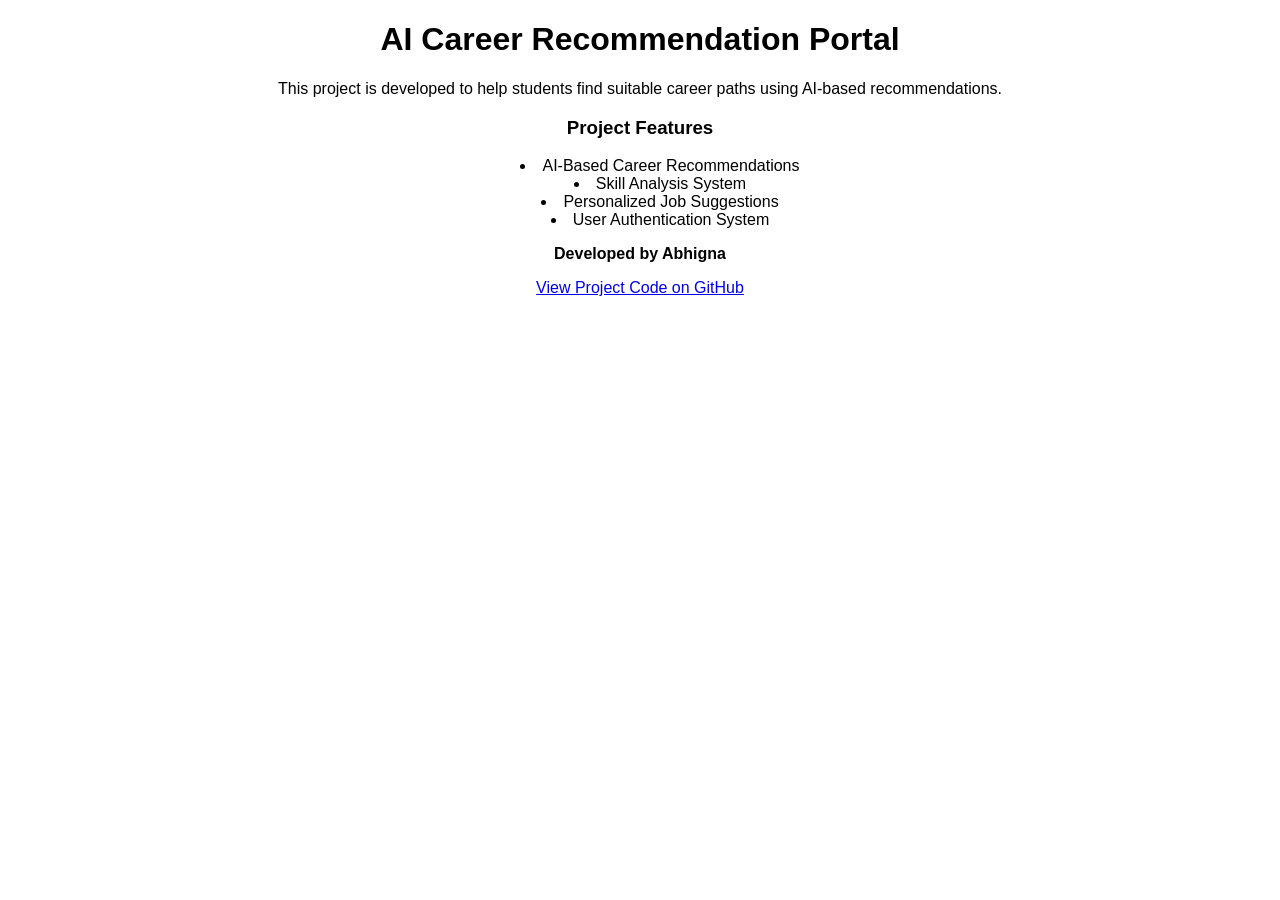
<file: index.html>
<!DOCTYPE html>
<html>
<head>
<title>AI Career Recommendation Portal</title>
</head>

<body style="font-family: Arial; text-align:center;">

<h1>AI Career Recommendation Portal</h1>

<p>This project is developed to help students find suitable career paths using AI-based recommendations.</p>

<h3>Project Features</h3>

<ul style="list-style-position: inside;">
<li>AI-Based Career Recommendations</li>
<li>Skill Analysis System</li>
<li>Personalized Job Suggestions</li>
<li>User Authentication System</li>
</ul>

<p><b>Developed by Abhigna</b></p>

<p>
<a href="https://github.com/Abhigna13/career-portal.git">
View Project Code on GitHub
</a>
</p>

</body>
</html>
</file>
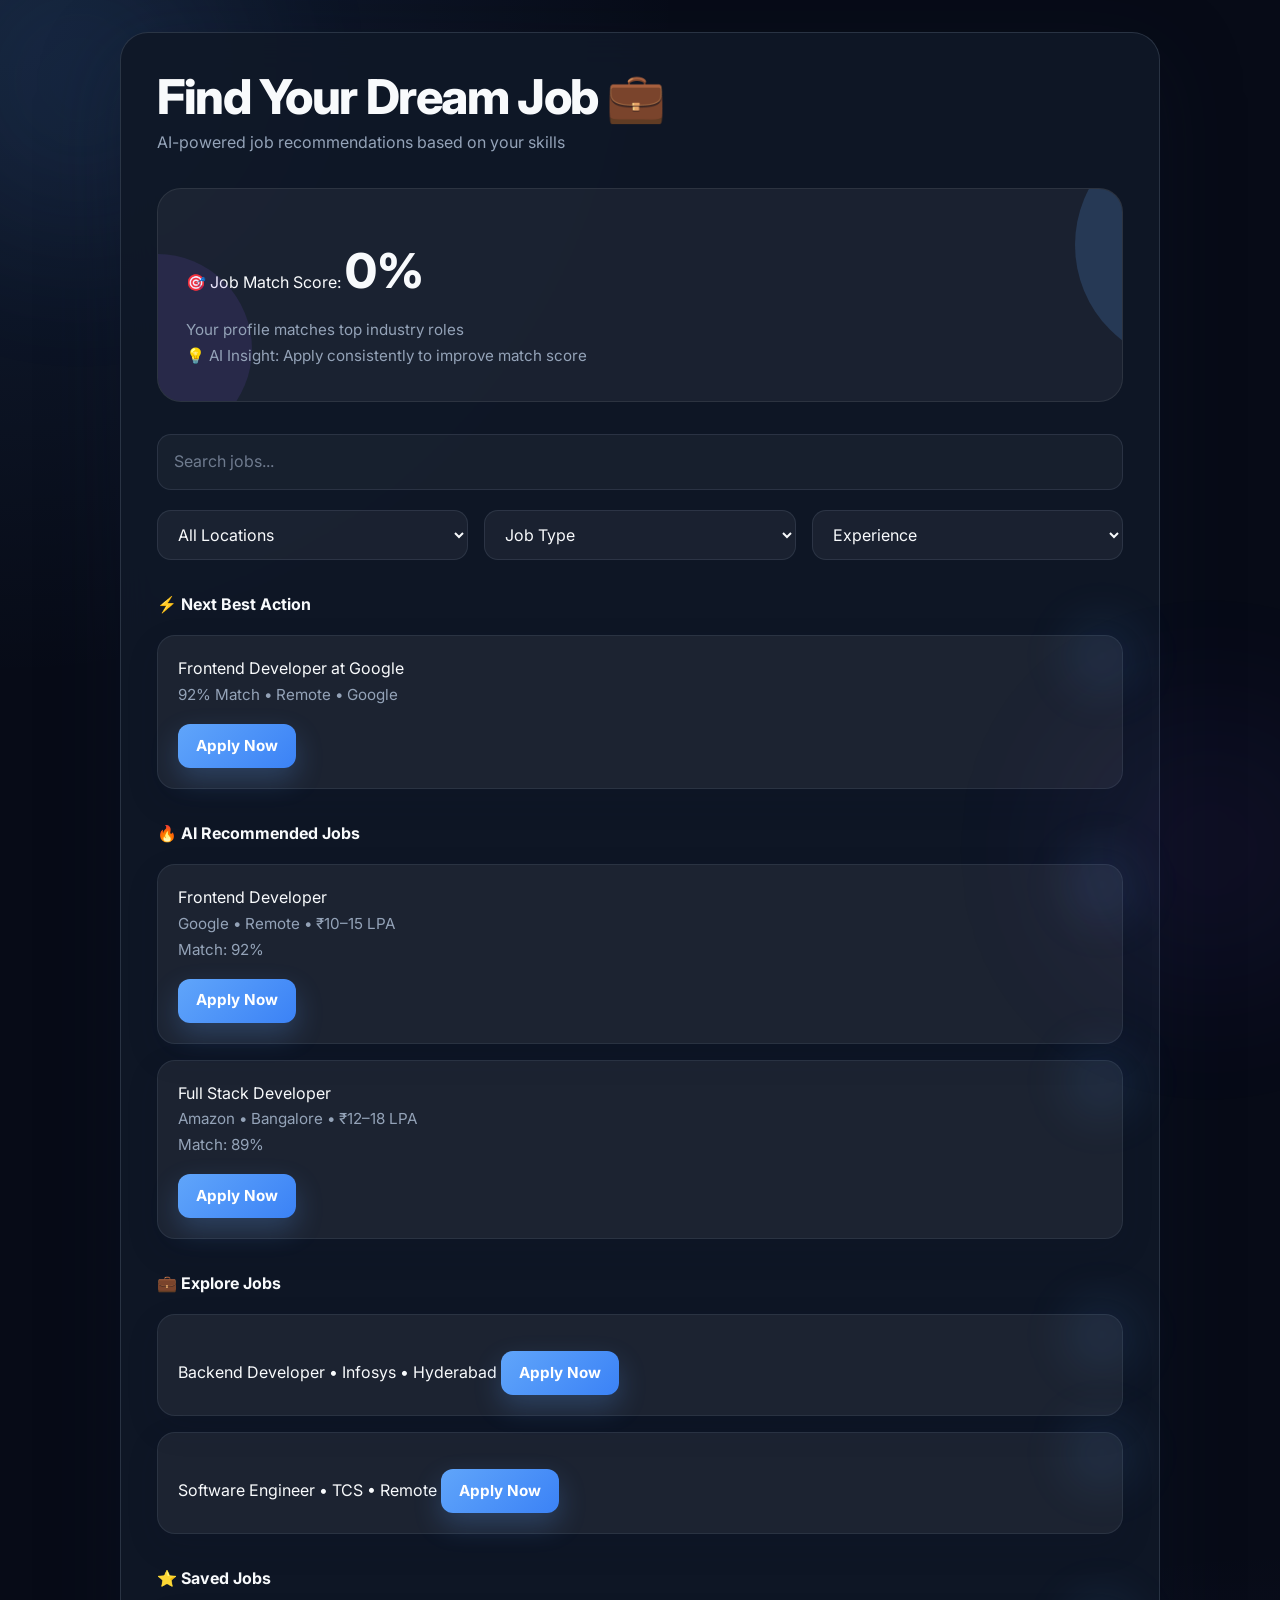
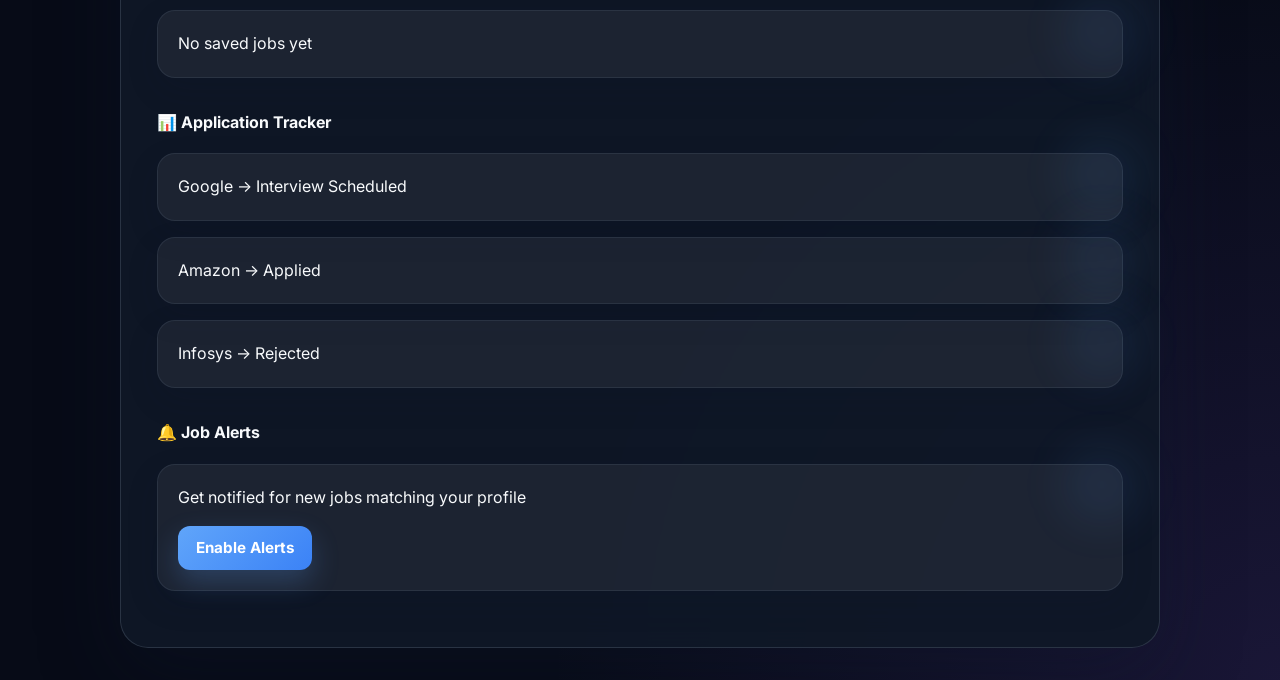
<file: Django_Project_Code/ABHIGNA_14_MAY/career/templates/jobs.html>
<!DOCTYPE html>
<html lang="en">
<head>
<meta charset="UTF-8">
<meta name="viewport" content="width=device-width, initial-scale=1.0">
<title>Jobs Page - AI Career Portal</title>

<style>
@import url('https://fonts.googleapis.com/css2?family=Inter:wght@300;400;500;600;700;800&display=swap');

:root {
    --bg: #070b17;
    --bg-surface: rgba(16, 24, 40, 0.92);
    --surface: rgba(255, 255, 255, 0.06);
    --surface-strong: rgba(255, 255, 255, 0.12);
    --border: rgba(148, 163, 184, 0.2);
    --text: #f8fafc;
    --muted: #94a3b8;
    --primary: #60a5fa;
    --primary-strong: #3b82f6;
    --accent: #8b5cf6;
    --cyan: #06b6d4;
    --shadow: 0 24px 80px rgba(15, 23, 42, 0.35);
}

* {
    margin: 0;
    padding: 0;
    box-sizing: border-box;
}

html, body {
    min-height: 100%;
}

body {
    background: radial-gradient(circle at top left, rgba(96, 165, 250, 0.12), transparent 26%),
                radial-gradient(circle at bottom right, rgba(139, 92, 246, 0.14), transparent 28%),
                var(--bg);
    color: var(--text);
    font-family: 'Inter', -apple-system, BlinkMacSystemFont, 'Segoe UI', sans-serif;
    font-size: 16px;
    line-height: 1.6;
    padding: 32px 20px;
    overflow-x: hidden;
}

body::before,
body::after {
    content: '';
    position: fixed;
    pointer-events: none;
    border-radius: 50%;
    filter: blur(90px);
    opacity: 0.45;
}

body::before {
    width: 320px;
    height: 320px;
    top: -80px;
    left: -80px;
    background: rgba(96, 165, 250, 0.22);
}

body::after {
    width: 260px;
    height: 260px;
    right: -60px;
    bottom: -80px;
    background: rgba(139, 92, 246, 0.2);
}

button,
input,
select {
    font: inherit;
}

.container {
    max-width: 1040px;
    margin: 0 auto;
    padding: 40px 36px;
    background: var(--bg-surface);
    border: 1px solid var(--border);
    border-radius: 28px;
    box-shadow: var(--shadow);
    backdrop-filter: blur(18px);
}

h1 {
    font-size: clamp(2.4rem, 5vw, 3rem);
    line-height: 1.02;
    font-weight: 800;
    letter-spacing: -0.03em;
    margin-bottom: 8px;
}

.subtitle {
    color: var(--muted);
    font-size: 1rem;
    margin-bottom: 32px;
    max-width: 640px;
}

.hero-box {
    position: relative;
    padding: 32px 28px;
    background: rgba(255, 255, 255, 0.05);
    border: 1px solid rgba(255, 255, 255, 0.08);
    border-radius: 24px;
    overflow: hidden;
    margin-bottom: 32px;
}

.hero-box::before {
    content: '';
    position: absolute;
    top: -30%;
    right: -20%;
    width: 240px;
    height: 240px;
    background: rgba(96, 165, 250, 0.18);
    border-radius: 50%;
}

.hero-box::after {
    content: '';
    position: absolute;
    bottom: -20%;
    left: -10%;
    width: 190px;
    height: 190px;
    background: rgba(139, 92, 246, 0.12);
    border-radius: 50%;
}

.hero-box > * {
    position: relative;
    z-index: 1;
}

.highlight {
    display: inline-flex;
    align-items: center;
    font-size: 3rem;
    font-weight: 800;
    color: var(--text);
    margin: 12px 0 8px;
}

.small {
    color: var(--muted);
    font-size: 0.95rem;
    line-height: 1.7;
}

.search {
    width: 100%;
    min-height: 50px;
    padding: 14px 16px;
    border-radius: 14px;
    border: 1px solid rgba(148, 163, 184, 0.15);
    background: rgba(255, 255, 255, 0.04);
    color: var(--text);
    transition: border-color 0.25s ease, box-shadow 0.25s ease, transform 0.25s ease;
    margin-bottom: 20px;
}

.search::placeholder {
    color: rgba(148, 163, 184, 0.7);
}

.search:focus {
    outline: none;
    border-color: rgba(96, 165, 250, 0.5);
    box-shadow: 0 0 0 5px rgba(96, 165, 250, 0.12);
    transform: translateY(-1px);
    background: rgba(255, 255, 255, 0.08);
}

.filter {
    display: grid;
    grid-template-columns: repeat(3, minmax(0, 1fr));
    gap: 16px;
    margin-bottom: 32px;
}

.filter select {
    width: 100%;
    min-height: 50px;
    padding: 0 16px;
    border-radius: 14px;
    border: 1px solid rgba(148, 163, 184, 0.15);
    background: rgba(255, 255, 255, 0.05);
    color: var(--text);
    transition: border-color 0.25s ease, box-shadow 0.25s ease;
}

.filter select:focus {
    outline: none;
    border-color: rgba(96, 165, 250, 0.5);
    box-shadow: 0 0 0 5px rgba(96, 165, 250, 0.12);
    background: rgba(255, 255, 255, 0.08);
}

.section-title {
    font-size: 1rem;
    font-weight: 700;
    color: var(--text);
    margin-top: 32px;
    margin-bottom: 18px;
}

.card {
    position: relative;
    background: rgba(255, 255, 255, 0.06);
    border: 1px solid rgba(148, 163, 184, 0.12);
    border-radius: 18px;
    padding: 20px;
    margin-bottom: 16px;
    box-shadow: 0 12px 32px rgba(15, 23, 42, 0.14);
    transition: transform 0.25s ease, border-color 0.25s ease, box-shadow 0.25s ease;
}

.card:hover {
    transform: translateY(-3px);
    border-color: rgba(96, 165, 250, 0.28);
    box-shadow: 0 18px 42px rgba(15, 23, 42, 0.2);
}

.card::before {
    content: '';
    position: absolute;
    right: -20px;
    top: -20px;
    width: 80px;
    height: 80px;
    border-radius: 50%;
    background: rgba(96, 165, 250, 0.08);
    filter: blur(20px);
    z-index: 0;
}

.card b {
    display: block;
    font-size: 1rem;
    font-weight: 700;
    color: var(--text);
    margin-bottom: 10px;
    position: relative;
    z-index: 1;
}

.tag {
    display: inline-flex;
    align-items: center;
    padding: 6px 12px;
    border-radius: 999px;
    background: rgba(96, 165, 250, 0.14);
    color: var(--primary);
    font-size: 0.82rem;
    font-weight: 600;
    border: 1px solid rgba(96, 165, 250, 0.22);
    margin-top: 8px;
    position: relative;
    z-index: 1;
}

.progress {
    height: 8px;
    background: rgba(148, 163, 184, 0.18);
    border-radius: 999px;
    overflow: hidden;
    margin-top: 14px;
}

.progress-bar {
    height: 100%;
    background: linear-gradient(90deg, var(--primary) 0%, var(--accent) 100%);
    border-radius: 999px;
    transition: width 0.35s ease;
}

.btn {
    display: inline-flex;
    align-items: center;
    justify-content: center;
    min-height: 44px;
    padding: 0 18px;
    border-radius: 12px;
    border: none;
    background: linear-gradient(135deg, var(--primary), var(--primary-strong));
    color: #ffffff;
    font-weight: 700;
    font-size: 0.95rem;
    cursor: pointer;
    transition: transform 0.25s ease, box-shadow 0.25s ease, opacity 0.25s ease;
    margin-top: 16px;
    box-shadow: 0 12px 28px rgba(96, 165, 250, 0.24);
}

.btn:hover {
    transform: translateY(-1px);
    box-shadow: 0 16px 36px rgba(96, 165, 250, 0.3);
    opacity: 0.98;
}

.btn:active {
    transform: translateY(0);
    box-shadow: 0 10px 20px rgba(96, 165, 250, 0.22);
}

@media (max-width: 850px) {
    body {
        padding: 28px 16px;
    }

    .container {
        padding: 32px 26px;
    }

    .filter {
        grid-template-columns: 1fr;
    }
}

@media (max-width: 600px) {
    .container {
        padding: 28px 22px;
    }

    h1 {
        font-size: 2rem;
    }

    .subtitle {
        margin-bottom: 28px;
    }

    .section-title {
        margin-top: 28px;
        margin-bottom: 14px;
    }

    .search,
    .filter select {
        min-height: 46px;
    }

    .btn {
        width: 100%;
    }
}
</style>
</head>

<body>

<div class="container">

<h1>Find Your Dream Job 💼</h1>
<p class="subtitle">AI-powered job recommendations based on your skills</p>

<div class="hero-box">
    🎯 Job Match Score: <span class="highlight" id="score">0%</span>
    <div class="small">Your profile matches top industry roles</div>
    <div class="small">💡 AI Insight: Apply consistently to improve match score</div>
</div>

<input type="text" class="search" placeholder="Search jobs...">

<div class="filter">
    <select id="locationFilter">
        <option value="all">All Locations</option>
        <option value="Remote">Remote</option>
        <option value="Bangalore">Bangalore</option>
        <option value="Hyderabad">Hyderabad</option>
    </select>

    <select id="typeFilter">
        <option value="all">Job Type</option>
        <option value="Internship">Internship</option>
        <option value="Full-Time">Full-Time</option>
    </select>

    <select id="expFilter">
        <option value="all">Experience</option>
        <option value="0-1">0-1 Years</option>
        <option value="1-3">1-3 Years</option>
    </select>
</div>

<h3 class="section-title">⚡ Next Best Action</h3>

<div class="card job-card" data-location="Remote" data-type="Full-Time" data-exp="1-3" data-score="92">
    <div class="job-title">Frontend Developer at Google</div>
    <div class="small">92% Match • Remote • Google</div>
    <button class="btn apply-btn" data-id="1">Apply Now</button>
</div>

<h3 class="section-title">🔥 AI Recommended Jobs</h3>

<div class="card job-card" data-location="Remote" data-type="Full-Time" data-exp="1-3" data-score="92">
    <div class="job-title">Frontend Developer</div>
    <div class="small">Google • Remote • ₹10–15 LPA</div>
    <div class="small">Match: 92%</div>
   <button class="btn apply-btn" data-id="2">Apply Now</button>
</div>

<div class="card job-card" data-location="Bangalore" data-type="Full-Time" data-exp="1-3" data-score="89">
    <div class="job-title">Full Stack Developer</div>
    <div class="small">Amazon • Bangalore • ₹12–18 LPA</div>
    <div class="small">Match: 89%</div>
     <button class="btn apply-btn" data-id="3">Apply Now</button>

</div>

<h3 class="section-title">💼 Explore Jobs</h3>

<div class="card job-card" data-location="Hyderabad" data-type="Full-Time" data-exp="0-1" data-score="85">
    Backend Developer • Infosys • Hyderabad  
    <button class="btn apply-btn" data-id="4">Apply Now</button>
</div>

<div class="card job-card" data-location="Remote" data-type="Full-Time" data-exp="0-1" data-score="87">
    Software Engineer • TCS • Remote  
    <button class="btn apply-btn" data-id="5">Apply Now</button>
</div>

<h3 class="section-title">⭐ Saved Jobs</h3>
<div id="savedJobs"></div>

<h3 class="section-title">📊 Application Tracker</h3>
<div class="card">Google → Interview Scheduled</div>
<div class="card">Amazon → Applied</div>
<div class="card">Infosys → Rejected</div>

<h3 class="section-title">🔔 Job Alerts</h3>
<div class="card" id="alertBox">
    Get notified for new jobs matching your profile  
    <br><button class="btn" id="alertBtn">Enable Alerts</button>
</div>

</div>

<script>
    let progress = { ai: 0, web: 0 };

try {
    const stored = JSON.parse(localStorage.getItem("courseProgress"));
    if (stored) progress = stored;
} catch (e) {}
function showMessage(msg) {
    const div = document.createElement("div");

    div.innerText = msg;

    Object.assign(div.style, {
        position: "fixed",
        bottom: "20px",
        right: "20px",
        background: "#111827",
        color: "#fff",
        padding: "12px 16px",
        borderRadius: "10px",
        fontSize: "14px",
        zIndex: "99999",
        boxShadow: "0 10px 30px rgba(0,0,0,0.3)"
    });

    document.body.appendChild(div);
    setTimeout(() => div.remove(), 2000);
}

function updateMatchScore() {
    const ai = progress.ai || 0;
    const web = progress.web || 0;

    // weighted AI vs Web (real industry logic)
    const score = Math.round((ai * 0.7) + (web * 0.3));

    document.getElementById("score").innerText = score + "%";
}

const search = document.querySelector(".search");
const locationFilter = document.getElementById("locationFilter");
const typeFilter = document.getElementById("typeFilter");
const expFilter = document.getElementById("expFilter");
const scoreEl = document.getElementById("score");
const savedJobsBox = document.getElementById("savedJobs");

const alertBtn = document.getElementById("alertBtn");
const alertBox = document.getElementById("alertBox");

let alertsEnabled = false;

// ALERT TOGGLE
alertBtn.addEventListener("click", () => {
    alertsEnabled = !alertsEnabled;

    if (alertsEnabled) {
        alertBtn.innerText = "Disable Alerts";
        alertBtn.style.background = "#22c55e";
        alertBox.style.border = "2px solid #22c55e";
        showMessage("🔔 Alerts Enabled");
    } else {
        alertBtn.innerText = "Enable Alerts";
        alertBtn.style.background = "";
        alertBox.style.border = "";
        showMessage("🔕 Alerts Disabled");
    }
});

// GET ALL JOBS
function getCards() {
    return document.querySelectorAll(".job-card");
}

// FILTER SYSTEM
function filterJobs() {
    const text = search.value.toLowerCase().trim();
    const loc = locationFilter.value;
    const type = typeFilter.value;
    const exp = expFilter.value;

    let total = 0;
    let count = 0;

    getCards().forEach(card => {
        const content = card.innerText.toLowerCase();

        const matchText = content.includes(text);
        const matchLoc = loc === "all" || card.dataset.location === loc;
        const matchType = type === "all" || card.dataset.type === type;
        const matchExp = exp === "all" || card.dataset.exp === exp;

        const show = matchText && matchLoc && matchType && matchExp;

        card.style.display = show ? "" : "none";

        if (show) {
            total += Number(card.dataset.score || 0);
            count++;
        }
    });

    scoreEl.innerText = count ? Math.round(total / count) + "%" : "0%";
}

// EVENTS
search.addEventListener("input", filterJobs);
[locationFilter, typeFilter, expFilter].forEach(el =>
    el.addEventListener("change", filterJobs)
);

// SAVED JOBS
function getSavedJobs() {
    return JSON.parse(localStorage.getItem("savedJobs")) || [];
}

function saveJob(title) {
    let saved = getSavedJobs();

    if (!saved.includes(title)) {
        saved.push(title);
        localStorage.setItem("savedJobs", JSON.stringify(saved));
        showMessage("💾 Job Saved!");
    } else {
        showMessage("⚠️ Already Saved!");
    }

    renderSavedJobs();
}

function renderSavedJobs() {
    const saved = getSavedJobs();

    savedJobsBox.innerHTML = saved.length
        ? saved.map(j => `<div class="card">⭐ ${j}</div>`).join("")
        : `<div class="card">No saved jobs yet</div>`;
}

renderSavedJobs();

// APPLY BUTTON (EVENT DELEGATION - IMPORTANT)
document.addEventListener("click", (e) => {
    const btn = e.target.closest(".apply-btn");
    if (!btn) return;

    const card = btn.closest(".job-card") || btn.closest(".card");
    if (!card) return;

    const title =
    card.querySelector(".job-title")?.innerText || "Job";

    saveJob(title);

    btn.innerText = "Applied ✔";
    btn.style.background = "#16a34a";
    btn.disabled = true;
});

window.addEventListener("storage", updateMatchScore);

// INIT
filterJobs();
updateMatchScore();
</script>
</body>
</html>
</file>
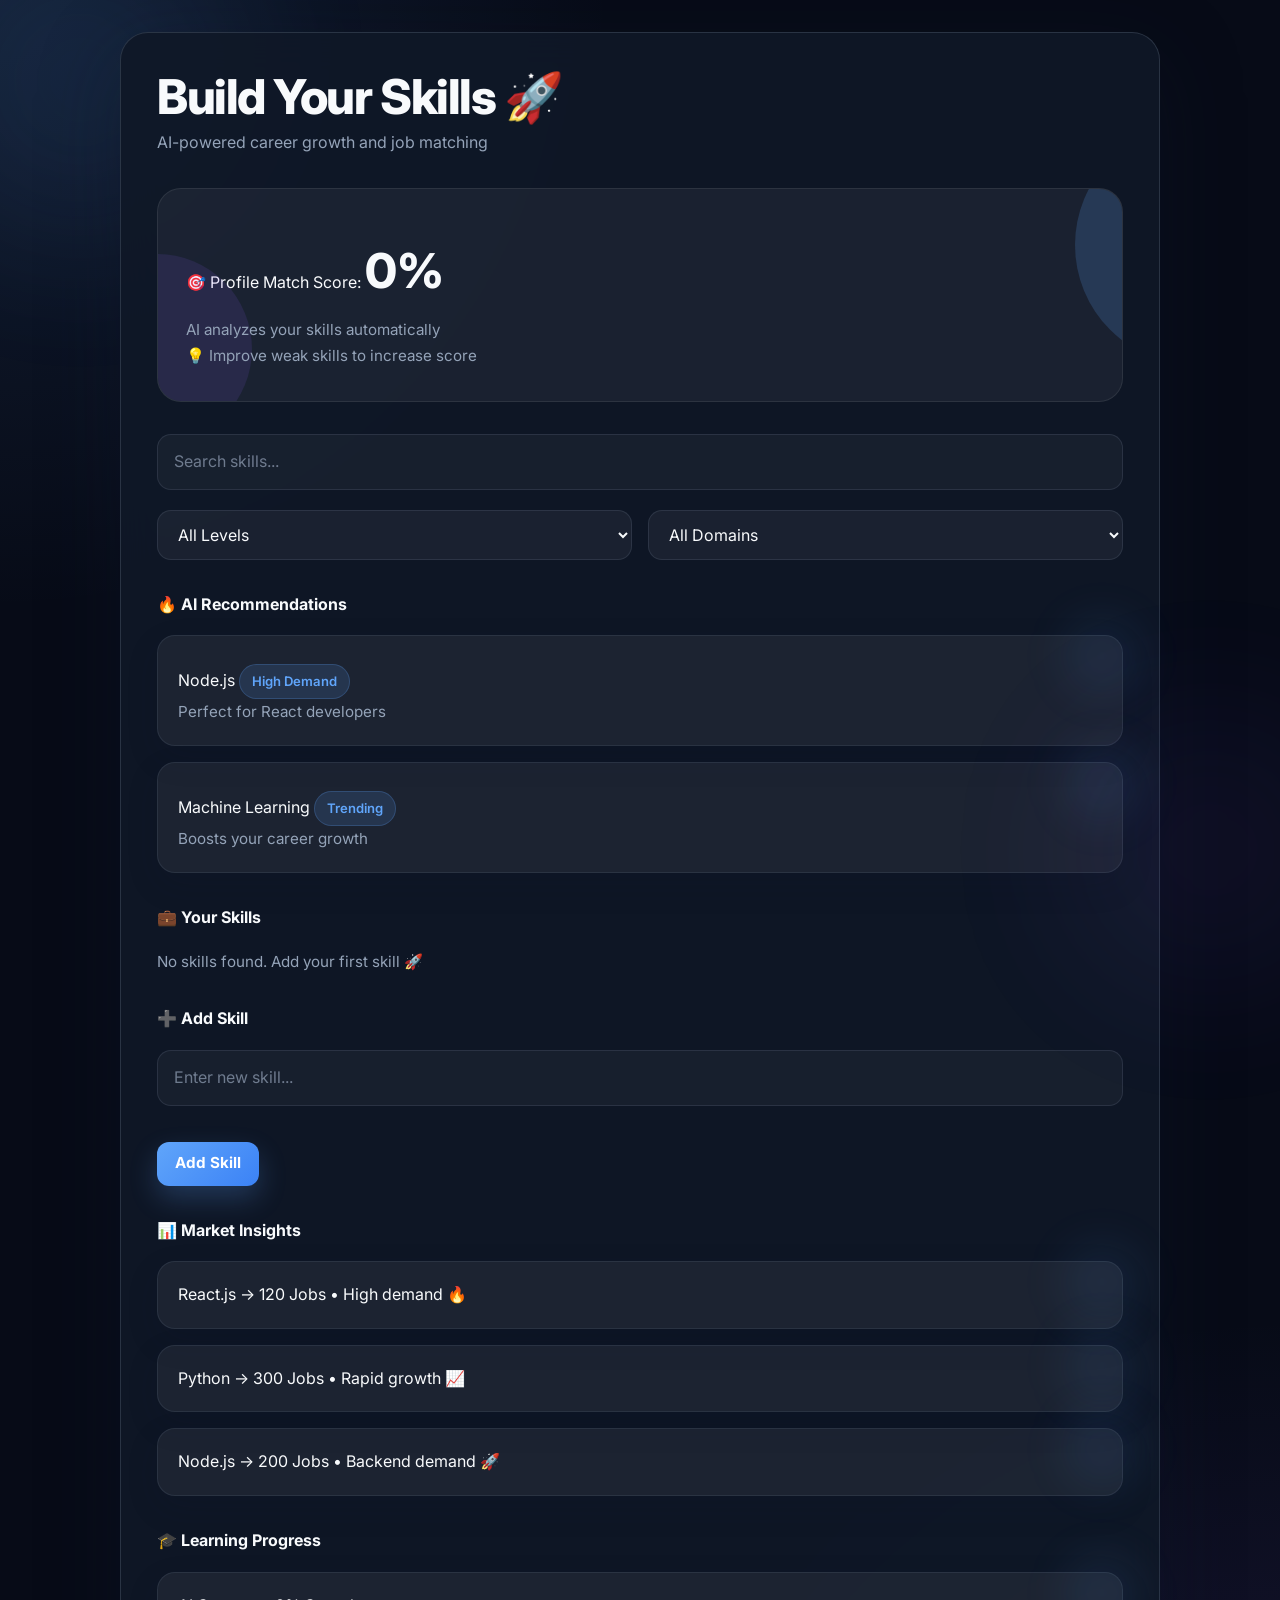
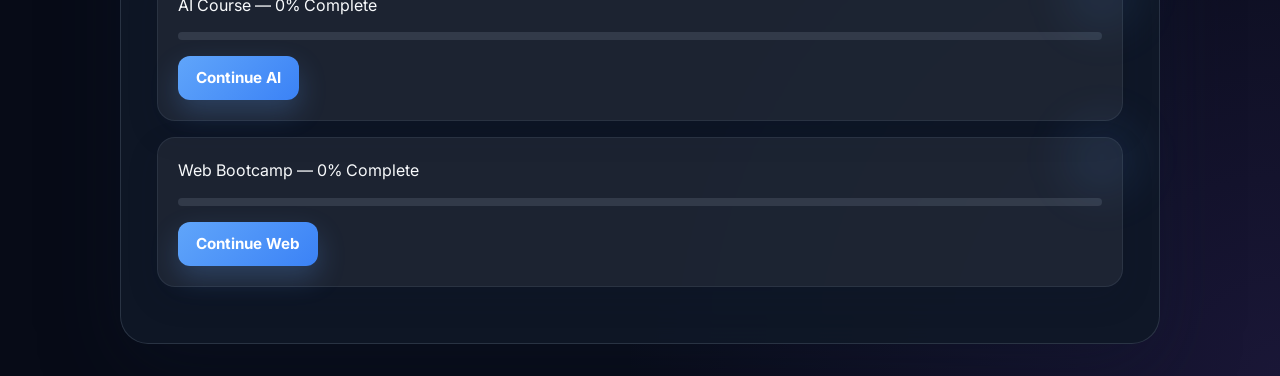
<file: Django_Project_Code/ABHIGNA_14_MAY/career/templates/skills.html>
<!DOCTYPE html>
<html lang="en">
<head>
<meta charset="UTF-8">
<meta name="viewport" content="width=device-width, initial-scale=1.0">
<title>Skills Page - AI Career Portal</title>

<style>
@import url('https://fonts.googleapis.com/css2?family=Inter:wght@300;400;500;600;700;800&display=swap');

:root {
    --bg: #070b17;
    --bg-surface: rgba(16, 24, 40, 0.92);
    --surface: rgba(255, 255, 255, 0.06);
    --surface-strong: rgba(255, 255, 255, 0.12);
    --border: rgba(148, 163, 184, 0.2);
    --text: #f8fafc;
    --muted: #94a3b8;
    --primary: #60a5fa;
    --primary-strong: #3b82f6;
    --accent: #8b5cf6;
    --cyan: #06b6d4;
    --shadow: 0 24px 80px rgba(15, 23, 42, 0.35);
}

* {
    margin: 0;
    padding: 0;
    box-sizing: border-box;
}

html, body {
    min-height: 100%;
}

body {
    background: radial-gradient(circle at top left, rgba(96, 165, 250, 0.12), transparent 26%),
                radial-gradient(circle at bottom right, rgba(139, 92, 246, 0.14), transparent 28%),
                var(--bg);
    color: var(--text);
    font-family: 'Inter', -apple-system, BlinkMacSystemFont, 'Segoe UI', sans-serif;
    font-size: 16px;
    line-height: 1.6;
    padding: 32px 20px;
    overflow-x: hidden;
}

body::before,
body::after {
    content: '';
    position: fixed;
    pointer-events: none;
    border-radius: 50%;
    filter: blur(90px);
    opacity: 0.45;
}

body::before {
    width: 320px;
    height: 320px;
    top: -80px;
    left: -80px;
    background: rgba(96, 165, 250, 0.22);
}

body::after {
    width: 260px;
    height: 260px;
    right: -60px;
    bottom: -80px;
    background: rgba(139, 92, 246, 0.2);
}

button,
input,
select {
    font: inherit;
}

.container {
    max-width: 1040px;
    margin: 0 auto;
    padding: 40px 36px;
    background: var(--bg-surface);
    border: 1px solid var(--border);
    border-radius: 28px;
    box-shadow: var(--shadow);
    backdrop-filter: blur(18px);
}

h1 {
    font-size: clamp(2.4rem, 5vw, 3rem);
    line-height: 1.02;
    font-weight: 800;
    letter-spacing: -0.03em;
    margin-bottom: 8px;
}

.subtitle {
    color: var(--muted);
    font-size: 1rem;
    margin-bottom: 32px;
    max-width: 640px;
}

.hero-box {
    position: relative;
    padding: 32px 28px;
    background: rgba(255, 255, 255, 0.05);
    border: 1px solid rgba(255, 255, 255, 0.08);
    border-radius: 24px;
    overflow: hidden;
    margin-bottom: 32px;
}

.hero-box::before {
    content: '';
    position: absolute;
    top: -30%;
    right: -20%;
    width: 240px;
    height: 240px;
    background: rgba(96, 165, 250, 0.18);
    border-radius: 50%;
}

.hero-box::after {
    content: '';
    position: absolute;
    bottom: -20%;
    left: -10%;
    width: 190px;
    height: 190px;
    background: rgba(139, 92, 246, 0.12);
    border-radius: 50%;
}

.hero-box > * {
    position: relative;
    z-index: 1;
}

.highlight {
    display: inline-flex;
    align-items: center;
    font-size: 3rem;
    font-weight: 800;
    color: var(--text);
    margin: 12px 0 8px;
}

.small {
    color: var(--muted);
    font-size: 0.95rem;
    line-height: 1.7;
}

.search {
    width: 100%;
    min-height: 50px;
    padding: 14px 16px;
    border-radius: 14px;
    border: 1px solid rgba(148, 163, 184, 0.15);
    background: rgba(255, 255, 255, 0.04);
    color: var(--text);
    transition: border-color 0.25s ease, box-shadow 0.25s ease, transform 0.25s ease;
    margin-bottom: 20px;
}

.search::placeholder {
    color: rgba(148, 163, 184, 0.7);
}

.search:focus {
    outline: none;
    border-color: rgba(96, 165, 250, 0.5);
    box-shadow: 0 0 0 5px rgba(96, 165, 250, 0.12);
    transform: translateY(-1px);
    background: rgba(255, 255, 255, 0.08);
}

.filter {
    display: grid;
    grid-template-columns: repeat(2, minmax(0, 1fr));
    gap: 16px;
    margin-bottom: 32px;
}

.filter select {
    width: 100%;
    min-height: 50px;
    padding: 0 16px;
    border-radius: 14px;
    border: 1px solid rgba(148, 163, 184, 0.15);
    background: rgba(255, 255, 255, 0.05);
    color: var(--text);
    transition: border-color 0.25s ease, box-shadow 0.25s ease;
}

.filter select:focus {
    outline: none;
    border-color: rgba(96, 165, 250, 0.5);
    box-shadow: 0 0 0 5px rgba(96, 165, 250, 0.12);
    background: rgba(255, 255, 255, 0.08);
}

.section-title {
    font-size: 1rem;
    font-weight: 700;
    color: var(--text);
    margin-top: 32px;
    margin-bottom: 18px;
}

.card {
    position: relative;
    background: rgba(255, 255, 255, 0.06);
    border: 1px solid rgba(148, 163, 184, 0.12);
    border-radius: 18px;
    padding: 20px;
    margin-bottom: 16px;
    box-shadow: 0 12px 32px rgba(15, 23, 42, 0.14);
    transition: transform 0.25s ease, border-color 0.25s ease, box-shadow 0.25s ease;
}

.card:hover {
    transform: translateY(-3px);
    border-color: rgba(96, 165, 250, 0.28);
    box-shadow: 0 18px 42px rgba(15, 23, 42, 0.2);
}

.card::before {
    content: '';
    position: absolute;
    right: -20px;
    top: -20px;
    width: 80px;
    height: 80px;
    border-radius: 50%;
    background: rgba(96, 165, 250, 0.08);
    filter: blur(20px);
    z-index: 0;
}

.card b {
    display: block;
    font-size: 1rem;
    font-weight: 700;
    color: var(--text);
    margin-bottom: 10px;
    position: relative;
    z-index: 1;
}

.tag {
    display: inline-flex;
    align-items: center;
    padding: 6px 12px;
    border-radius: 999px;
    background: rgba(96, 165, 250, 0.14);
    color: var(--primary);
    font-size: 0.82rem;
    font-weight: 600;
    border: 1px solid rgba(96, 165, 250, 0.22);
    margin-top: 8px;
    position: relative;
    z-index: 1;
}

.progress {
    height: 8px;
    background: rgba(148, 163, 184, 0.18);
    border-radius: 999px;
    overflow: hidden;
    margin-top: 14px;
}

.progress-bar {
    height: 100%;
    background: linear-gradient(90deg, var(--primary) 0%, var(--accent) 100%);
    border-radius: 999px;
    transition: width 0.35s ease;
}

.btn {
    display: inline-flex;
    align-items: center;
    justify-content: center;
    min-height: 44px;
    padding: 0 18px;
    border-radius: 12px;
    border: none;
    background: linear-gradient(135deg, var(--primary), var(--primary-strong));
    color: #ffffff;
    font-weight: 700;
    font-size: 0.95rem;
    cursor: pointer;
    transition: transform 0.25s ease, box-shadow 0.25s ease, opacity 0.25s ease;
    margin-top: 16px;
    box-shadow: 0 12px 28px rgba(96, 165, 250, 0.24);
}

.btn:hover {
    transform: translateY(-1px);
    box-shadow: 0 16px 36px rgba(96, 165, 250, 0.3);
    opacity: 0.98;
}

.delete-btn {
    display: inline-flex;
    align-items: center;
    justify-content: center;
    min-height: 40px;
    padding: 0 14px;
    margin-top: 14px;

    border-radius: 10px;
    border: 1px solid rgba(239, 68, 68, 0.35);

    background: rgba(239, 68, 68, 0.12);
    color: #fca5a5;

    font-weight: 600;
    font-size: 0.85rem;

    cursor: pointer;

    transition: all 0.25s ease;
    backdrop-filter: blur(10px);
}

.delete-btn:hover {
    background: rgba(239, 68, 68, 0.25);
    color: #ffffff;
    transform: translateY(-2px);
    box-shadow: 0 10px 25px rgba(239, 68, 68, 0.25);
}

.delete-btn:active {
    transform: scale(0.97);
}

@media (max-width: 850px) {
    body {
        padding: 28px 16px;
    }

    .container {
        padding: 32px 26px;
    }

    .filter {
        grid-template-columns: 1fr;
    }
}

@media (max-width: 600px) {
    .container {
        padding: 28px 22px;
    }

    h1 {
        font-size: 2rem;
    }

    .subtitle {
        margin-bottom: 28px;
    }

    .section-title {
        margin-top: 28px;
        margin-bottom: 14px;
    }

    .search,
    .filter select {
        min-height: 46px;
    }

    .btn {
        width: 100%;
    }
}
</style>
</head>

<body>

<div class="container">

    <h1>Build Your Skills 🚀</h1>
    <p class="subtitle">AI-powered career growth and job matching</p>

    <div class="hero-box">
        🎯 Profile Match Score:
        <span class="highlight" id="score">0%</span>
        <div class="small">AI analyzes your skills automatically</div>
        <div class="small">💡 Improve weak skills to increase score</div>
    </div>

    <input type="text" class="search" id="search" placeholder="Search skills..." oninput="render()">

    <div class="filter">
        <select id="levelFilter" onchange="render()">
            <option value="all">All Levels</option>
            <option value="beginner">Beginner</option>
            <option value="intermediate">Intermediate</option>
            <option value="advanced">Advanced</option>
        </select>

        <select id="domainFilter" onchange="render()">
            <option value="all">All Domains</option>
            <option value="web">Web Development</option>
            <option value="ai">AI / ML</option>
            <option value="data">Data Science</option>
        </select>
    </div>

    <h3 class="section-title">🔥 AI Recommendations</h3>

    <div class="card">
        Node.js <span class="tag">High Demand</span>
        <div class="small">Perfect for React developers</div>
    </div>

    <div class="card">
        Machine Learning <span class="tag">Trending</span>
        <div class="small">Boosts your career growth</div>
    </div>

    <h3 class="section-title">💼 Your Skills</h3>
    <div id="skillsList"></div>

    <h3 class="section-title">➕ Add Skill</h3>
    <input type="text" class="search" id="newSkill" placeholder="Enter new skill...">
    <button class="btn" onclick="addCustomSkill()">Add Skill</button>

    <h3 class="section-title">📊 Market Insights</h3>

    <div class="card">React.js → 120 Jobs • High demand 🔥</div>
    <div class="card">Python → 300 Jobs • Rapid growth 📈</div>
    <div class="card">Node.js → 200 Jobs • Backend demand 🚀</div>

    <h3 class="section-title">🎓 Learning Progress</h3>

<div class="card">
    <span id="aiProgressText">
        AI Course — 0% Complete
    </span>

    <div class="progress">
        <div class="progress-bar" id="aiProgressBar"></div>
    </div>

    <button class="btn" onclick="continueAI()">Continue AI</button>
</div>

<div class="card">
    <span id="webProgressText">
        Web Bootcamp — 0% Complete
    </span>

    <div class="progress">
        <div class="progress-bar" id="webProgressBar"></div>
    </div>

   <button class="btn" onclick="continueWeb()">Continue Web</button>
</div>

</div>
<script>
/* =========================
   STORAGE KEYS
========================= */
const SKILL_KEY = "skills";
const PROGRESS_KEY = "courseProgress";

/* =========================
   SAFE PARSER
========================= */
function safeParse(key) {
    try {
        const data = localStorage.getItem(key);
        return data ? JSON.parse(data) : null;
    } catch {
        return null;
    }
}

/* =========================
   INIT STATE
========================= */
let skills = safeParse(SKILL_KEY);

if (!Array.isArray(skills)) {
    skills = [];
}

let courseProgress = safeParse(PROGRESS_KEY);

if (!courseProgress || typeof courseProgress !== "object") {
    courseProgress = { ai: 0, web: 0 };
}

courseProgress.ai = courseProgress.ai ?? 0;
courseProgress.web = courseProgress.web ?? 0;

/* =========================
   SAVE
========================= */
function saveSkills() {
    localStorage.setItem(SKILL_KEY, JSON.stringify(skills));
}

function saveProgress() {
    localStorage.setItem(PROGRESS_KEY, JSON.stringify(courseProgress));
}

/* =========================
   HELPERS
========================= */
function normalizeName(name) {
    return name.trim().toLowerCase();
}

function isDuplicate(name) {
    const n = normalizeName(name);
    return skills.some(s => normalizeName(s.name) === n);
}

function generateId() {
    return Date.now() + Math.floor(Math.random() * 10000);
}

/* =========================
   DELETE SKILL (SAFE)
========================= */
function deleteSkill(id) {
    skills = skills.filter(s => s.id !== id);
    saveSkills();
    updateLearningProgressFromSkills();  // ADD THIS

    render();
}

/* =========================
   SCORE
========================= */
function calculateScore(list) {
    if (!list.length) return 0;
    return Math.round(list.reduce((a, b) => a + b.level, 0) / list.length);
}

/* =========================
   PROGRESS UI (FIXED HERO BUG)
========================= */
function updateProgress() {
    saveProgress();

    const aiText = document.getElementById("aiProgressText");
    const webText = document.getElementById("webProgressText");

    if (aiText && webText) {
        aiText.innerText = `AI Course — ${courseProgress.ai}% Complete`;
        webText.innerText = `Web Bootcamp — ${courseProgress.web}% Complete`;
    }

    document.getElementById("aiProgressBar").style.width = courseProgress.ai + "%";
    document.getElementById("webProgressBar").style.width = courseProgress.web + "%";
}

/* =========================
   CONTINUE
========================= */
function continueAI() {
    courseProgress.ai = Math.min(100, courseProgress.ai + 5);
    saveProgress();
    updateProgress();

    setTimeout(() => {
        window.location.href = "/jobs/";
    }, 200);
}

function continueWeb() {
    courseProgress.web = Math.min(100, courseProgress.web + 5);
    saveProgress();
    updateProgress();

    setTimeout(() => {
        window.location.href = "/jobs/";
    }, 200);
}

/* =========================
   RENDER
========================= */
function render() {
    const list = document.getElementById("skillsList");

    const search = document.getElementById("search").value.toLowerCase();
    const level = document.getElementById("levelFilter").value;
    const domain = document.getElementById("domainFilter").value;

    const filtered = skills.filter(s => {
        if (search && !s.name.toLowerCase().includes(search)) return false;

        if (level === "beginner" && s.level > 60) return false;
        if (level === "intermediate" && (s.level < 60 || s.level > 80)) return false;
        if (level === "advanced" && s.level < 80) return false;

        if (domain !== "all" && s.domain !== domain) return false;

        return true;
    });

    list.innerHTML = "";

    if (filtered.length === 0) {
        list.innerHTML = "<p class='small'>No skills found. Add your first skill 🚀</p>";
        document.getElementById("score").innerText = "0%";
        return;
    }

    filtered.forEach(skill => {
        const card = document.createElement("div");
        card.className = "card";

        const progress = Math.max(0, Math.min(100, skill.level));

        card.innerHTML = `
            <b>${skill.name}</b>
            <span class="tag">${skill.domain.toUpperCase()} • ${progress}%</span>
            <div class="progress">
                <div class="progress-bar" style="width:${progress}%"></div>
            </div>
        `;

        const btn = document.createElement("button");
        btn.className = "delete-btn";
        btn.innerText = "Delete Skill";
        btn.onclick = () => deleteSkill(skill.id);

        card.appendChild(btn);
        list.appendChild(card);
    });

    // score from FULL dataset (correct UX)
    const scoreEl = document.getElementById("score");
    if (scoreEl) {
        scoreEl.innerText = calculateScore(skills) + "%";
    }
}

/* =========================
   ADD SKILL
========================= */
function addCustomSkill() {

    const input = document.getElementById("newSkill");
    const val = input.value.trim();

    if (!val) {
        alert("Enter skill!");
        return;
    }

    if (isDuplicate(val)) {
        alert("Skill already exists!");
        return;
    }

    skills.push({
        id: generateId(),
        name: val,
        level: 50,
        domain: detectDomain(val)
    });

    saveSkills();
    updateLearningProgressFromSkills();  // ADD THIS
    input.value = "";
    render();
}

/* =========================
   DOMAIN DETECTION
========================= */
function detectDomain(val) {
    val = val.toLowerCase();

    const aiSkills = ["python", "ai", "ml", "machine learning", "data", "deep learning", "tensorflow"];
    const webSkills = ["react", "node", "html", "css", "javascript", "js", "next"];

    if (aiSkills.some(s => val.includes(s))) return "ai";
    if (webSkills.some(s => val.includes(s))) return "web";

    return "web"; 
}

function updateLearningProgressFromSkills() {
    let aiTotal = 0, webTotal = 0;
    let aiCount = 0, webCount = 0;

    skills.forEach(s => {
        if (s.domain === "ai") {
    aiTotal += s.level;
    aiCount++;
} else if (s.domain === "web") {
    webTotal += s.level;
    webCount++;
}
    });

    const aiAvg = aiCount ? aiTotal / aiCount : 0;
    const webAvg = webCount ? webTotal / webCount : 0;

    // smooth + capped progress
    courseProgress.ai = Math.min(100, Math.round(aiAvg));
    courseProgress.web = Math.min(100, Math.round(webAvg));

    saveProgress();
    updateProgress();
}

/* =========================
   INIT
========================= */
document.addEventListener("DOMContentLoaded", () => {
    render();
    updateLearningProgressFromSkills();
    updateProgress();
});

function goToJobs() {
    window.location.href = "/jobs/";
}
</script>
</body>
</html>
</file>
